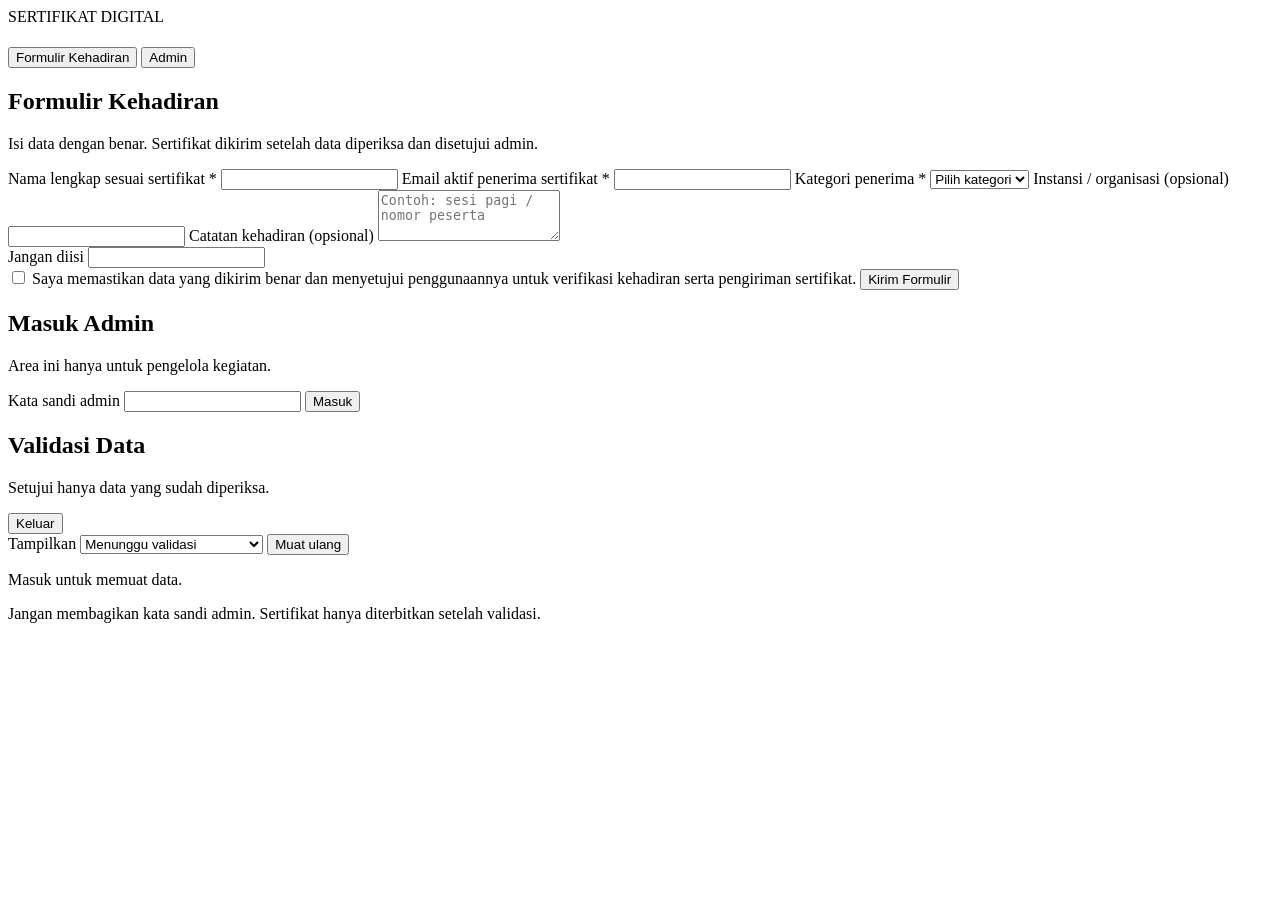
<file: Index.html>
<!DOCTYPE html>
<html>
<head>
  <base target="_top">
  <?!= include('Styles'); ?>
</head>
<body>
  <main class="shell">
    <header class="hero">
      <div class="eyebrow">SERTIFIKAT DIGITAL</div>
      <h1><?= appConfig.eventName ?></h1>
      <p><?= appConfig.eventDescription ?></p>
      <? if (appConfig.eventDate) { ?><p class="date"><?= appConfig.eventDate ?></p><? } ?>
    </header>

    <nav class="tabs" aria-label="Navigasi">
      <button class="tab active" id="publicTab" type="button" onclick="showView('public')">Formulir Kehadiran</button>
      <button class="tab" id="adminTab" type="button" onclick="showView('admin')">Admin</button>
    </nav>

    <section id="publicView" class="panel">
      <h2>Formulir Kehadiran</h2>
      <p class="muted">Isi data dengan benar. Sertifikat dikirim setelah data diperiksa dan disetujui admin.</p>
      <form id="attendanceForm">
        <label for="fullName">Nama lengkap sesuai sertifikat <span>*</span></label>
        <input id="fullName" name="fullName" required minlength="3" maxlength="120" autocomplete="name">

        <label for="email">Email aktif penerima sertifikat <span>*</span></label>
        <input id="email" name="email" type="email" required maxlength="254" autocomplete="email">

        <label for="category">Kategori penerima <span>*</span></label>
        <select id="category" name="category" required>
          <option value="">Pilih kategori</option>
          <option>Peserta</option>
          <option>Narasumber</option>
          <option>Panitia</option>
        </select>

        <label for="organization">Instansi / organisasi (opsional)</label>
        <input id="organization" name="organization" maxlength="160">

        <label for="attendanceNote">Catatan kehadiran (opsional)</label>
        <textarea id="attendanceNote" name="attendanceNote" rows="3" maxlength="500" placeholder="Contoh: sesi pagi / nomor peserta"></textarea>

        <div class="hp" aria-hidden="true">
          <label for="website">Jangan diisi</label>
          <input id="website" name="website" tabindex="-1" autocomplete="off">
        </div>

        <label class="consent"><input type="checkbox" id="confirmData" required> Saya memastikan data yang dikirim benar dan menyetujui penggunaannya untuk verifikasi kehadiran serta pengiriman sertifikat.</label>
        <button class="primary" id="submitBtn" type="submit">Kirim Formulir</button>
      </form>
      <div id="publicMessage" class="message" role="status" aria-live="polite"></div>
    </section>

    <section id="adminView" class="panel hidden">
      <div id="loginPanel">
        <h2>Masuk Admin</h2>
        <p class="muted">Area ini hanya untuk pengelola kegiatan.</p>
        <form id="loginForm">
          <label for="adminPassword">Kata sandi admin</label>
          <input id="adminPassword" type="password" required autocomplete="current-password">
          <button class="primary" type="submit">Masuk</button>
        </form>
      </div>

      <div id="dashboard" class="hidden">
        <div class="dashboardHead">
          <div><h2>Validasi Data</h2><p class="muted">Setujui hanya data yang sudah diperiksa.</p></div>
          <button class="secondary small" type="button" onclick="logoutAdmin()">Keluar</button>
        </div>
        <div class="toolbar">
          <label for="statusFilter">Tampilkan</label>
          <select id="statusFilter" onchange="loadSubmissions()">
            <option value="MENUNGGU VALIDASI">Menunggu validasi</option>
            <option value="GAGAL">Gagal dikirim</option>
            <option value="DISETUJUI">Disetujui / belum selesai</option>
            <option value="SEDANG DIPROSES">Sedang diproses / tertahan</option>
            <option value="TERKIRIM">Terkirim</option>
            <option value="DITOLAK">Ditolak</option>
            <option value="SEMUA">Semua data</option>
          </select>
          <button class="secondary small" type="button" onclick="loadSubmissions()">Muat ulang</button>
        </div>
        <div id="adminMessage" class="message" role="status" aria-live="polite"></div>
        <div id="submissionList" class="submissionList"><p class="muted">Masuk untuk memuat data.</p></div>
      </div>
    </section>

    <footer>Jangan membagikan kata sandi admin. Sertifikat hanya diterbitkan setelah validasi.</footer>
  </main>

  <script>
    let adminToken = '';

    function showView(view) {
      document.getElementById('publicView').classList.toggle('hidden', view !== 'public');
      document.getElementById('adminView').classList.toggle('hidden', view !== 'admin');
      document.getElementById('publicTab').classList.toggle('active', view === 'public');
      document.getElementById('adminTab').classList.toggle('active', view === 'admin');
    }

    function message(id, text, kind) {
      const el = document.getElementById(id);
      el.textContent = text || '';
      el.className = 'message' + (kind ? ' ' + kind : '');
    }

    function setBusy(buttonId, busy, label) {
      const btn = document.getElementById(buttonId);
      btn.disabled = busy;
      if (label) btn.textContent = label;
    }

    document.getElementById('attendanceForm').addEventListener('submit', function(ev) {
      ev.preventDefault();
      const form = ev.currentTarget;
      if (!form.reportValidity()) return;
      const data = {
        fullName: document.getElementById('fullName').value.trim(),
        email: document.getElementById('email').value.trim(),
        category: document.getElementById('category').value,
        organization: document.getElementById('organization').value.trim(),
        attendanceNote: document.getElementById('attendanceNote').value.trim(),
        website: document.getElementById('website').value
      };
      setBusy('submitBtn', true, 'Mengirim...');
      message('publicMessage', 'Sedang mengirim formulir...', '');
      google.script.run
        .withSuccessHandler(function(res) {
          setBusy('submitBtn', false, 'Kirim Formulir');
          message('publicMessage', res.message, res.ok ? 'success' : 'warning');
          if (res.ok) { form.reset(); }
        })
        .withFailureHandler(function(err) {
          setBusy('submitBtn', false, 'Kirim Formulir');
          message('publicMessage', err.message || 'Terjadi kesalahan. Coba lagi.', 'error');
        })
        .submitAttendance(data);
    });

    document.getElementById('loginForm').addEventListener('submit', function(ev) {
      ev.preventDefault();
      const password = document.getElementById('adminPassword').value;
      message('adminMessage', 'Memeriksa akses...', '');
      google.script.run
        .withSuccessHandler(function(res) {
          adminToken = res.token;
          document.getElementById('loginPanel').classList.add('hidden');
          document.getElementById('dashboard').classList.remove('hidden');
          document.getElementById('adminPassword').value = '';
          message('adminMessage', 'Berhasil masuk. Sesi berlaku hingga 6 jam atau cache berakhir.', 'success');
          loadSubmissions();
        })
        .withFailureHandler(function(err) {
          message('adminMessage', err.message || 'Gagal masuk.', 'error');
        })
        .adminLogin(password);
    });

    function loadSubmissions() {
      if (!adminToken) return;
      const filter = document.getElementById('statusFilter').value;
      const list = document.getElementById('submissionList');
      list.innerHTML = '<p class="muted">Memuat data...</p>';
      google.script.run
        .withSuccessHandler(renderSubmissions)
        .withFailureHandler(function(err) {
          list.textContent = err.message || 'Gagal memuat data.';
          if ((err.message || '').toLowerCase().includes('sesi')) logoutAdmin(false);
        })
        .getAdminSubmissions(adminToken, filter);
    }

    function renderSubmissions(items) {
      const list = document.getElementById('submissionList');
      list.innerHTML = '';
      if (!items.length) {
        const p = document.createElement('p'); p.className = 'muted'; p.textContent = 'Tidak ada data untuk filter ini.'; list.appendChild(p); return;
      }
      items.forEach(function(item) {
        const card = document.createElement('article'); card.className = 'submissionCard';
        const title = document.createElement('div'); title.className = 'cardTitle';
        const name = document.createElement('h3'); name.textContent = item.fullName;
        const badge = document.createElement('span'); badge.className = 'status'; badge.textContent = item.status;
        title.append(name, badge); card.appendChild(title);
        const details = document.createElement('div'); details.className = 'details';
        [
          ['Email', item.email], ['Kategori', item.category], ['Instansi', item.organization || '-'],
          ['Catatan', item.attendanceNote || '-'], ['Dikirim pada', item.timestamp ? new Date(item.timestamp).toLocaleString('id-ID') : '-'],
          ['Nomor sertifikat', item.certificateNo || '-'], ['Pesan terakhir', item.lastError || '-']
        ].forEach(function(pair) {
          const p = document.createElement('p');
          const strong = document.createElement('strong'); strong.textContent = pair[0] + ': ';
          p.append(strong, document.createTextNode(pair[1])); details.appendChild(p);
        });
        card.appendChild(details);
        const note = document.createElement('textarea'); note.rows = 2; note.maxLength = 500;
        note.placeholder = 'Catatan admin / alasan penolakan'; note.value = item.adminNote || '';
        note.setAttribute('aria-label', 'Catatan admin untuk ' + item.fullName); card.appendChild(note);
        const actions = document.createElement('div'); actions.className = 'actions';
        if (item.status === 'MENUNGGU VALIDASI') {
          actions.appendChild(actionButton('Setujui & kirim sertifikat', 'primary', function() {
            if (!confirm('Setujui data ' + item.fullName + ' dan kirim sertifikat ke ' + item.email + '?')) return;
            runAction('approve', item.id, note.value);
          }));
          actions.appendChild(actionButton('Tolak data', 'danger', function() {
            if (!note.value.trim()) { alert('Tuliskan alasan penolakan terlebih dahulu.'); return; }
            if (!confirm('Tolak data ' + item.fullName + '?')) return;
            runAction('reject', item.id, note.value);
          }));
        } else if (item.status === 'GAGAL' || item.status === 'DISETUJUI' || item.status === 'SEDANG DIPROSES') {
          actions.appendChild(actionButton('Coba kirim ulang', 'primary', function() {
            if (!confirm('Coba kirim ulang sertifikat ke ' + item.email + '?')) return;
            runAction('retry', item.id, '');
          }));
        }
        if (item.fileUrl) {
          const link = document.createElement('a'); link.className = 'fileLink';
          link.href = item.fileUrl; link.target = '_blank'; link.rel = 'noopener noreferrer';
          link.textContent = 'Buka PDF di Drive'; actions.appendChild(link);
        }
        card.appendChild(actions);
        list.appendChild(card);
      });
    }

    function actionButton(label, cls, callback) {
      const btn = document.createElement('button'); btn.type = 'button'; btn.className = cls + ' small';
      btn.textContent = label; btn.addEventListener('click', callback); return btn;
    }

    function runAction(action, id, note) {
      message('adminMessage', 'Memproses tindakan...', '');
      const runner = google.script.run
        .withSuccessHandler(function(res) {
          message('adminMessage', res.message || 'Selesai.', res.ok ? 'success' : 'warning');
          loadSubmissions();
        })
        .withFailureHandler(function(err) {
          message('adminMessage', err.message || 'Tindakan gagal.', 'error');
          loadSubmissions();
        });
      if (action === 'approve') runner.approveSubmission(adminToken, id, note);
      if (action === 'reject') runner.rejectSubmission(adminToken, id, note);
      if (action === 'retry') runner.retryFailedCertificate(adminToken, id);
    }

    function logoutAdmin(callServer) {
      const shouldCall = callServer !== false;
      const oldToken = adminToken;
      adminToken = '';
      if (shouldCall && oldToken) google.script.run.adminLogout(oldToken);
      document.getElementById('dashboard').classList.add('hidden');
      document.getElementById('loginPanel').classList.remove('hidden');
      document.getElementById('adminPassword').value = '';
      document.getElementById('submissionList').textContent = 'Masuk untuk memuat data.';
      message('adminMessage', 'Anda telah keluar.', '');
    }
  </script>
</body>
</html>
</file>
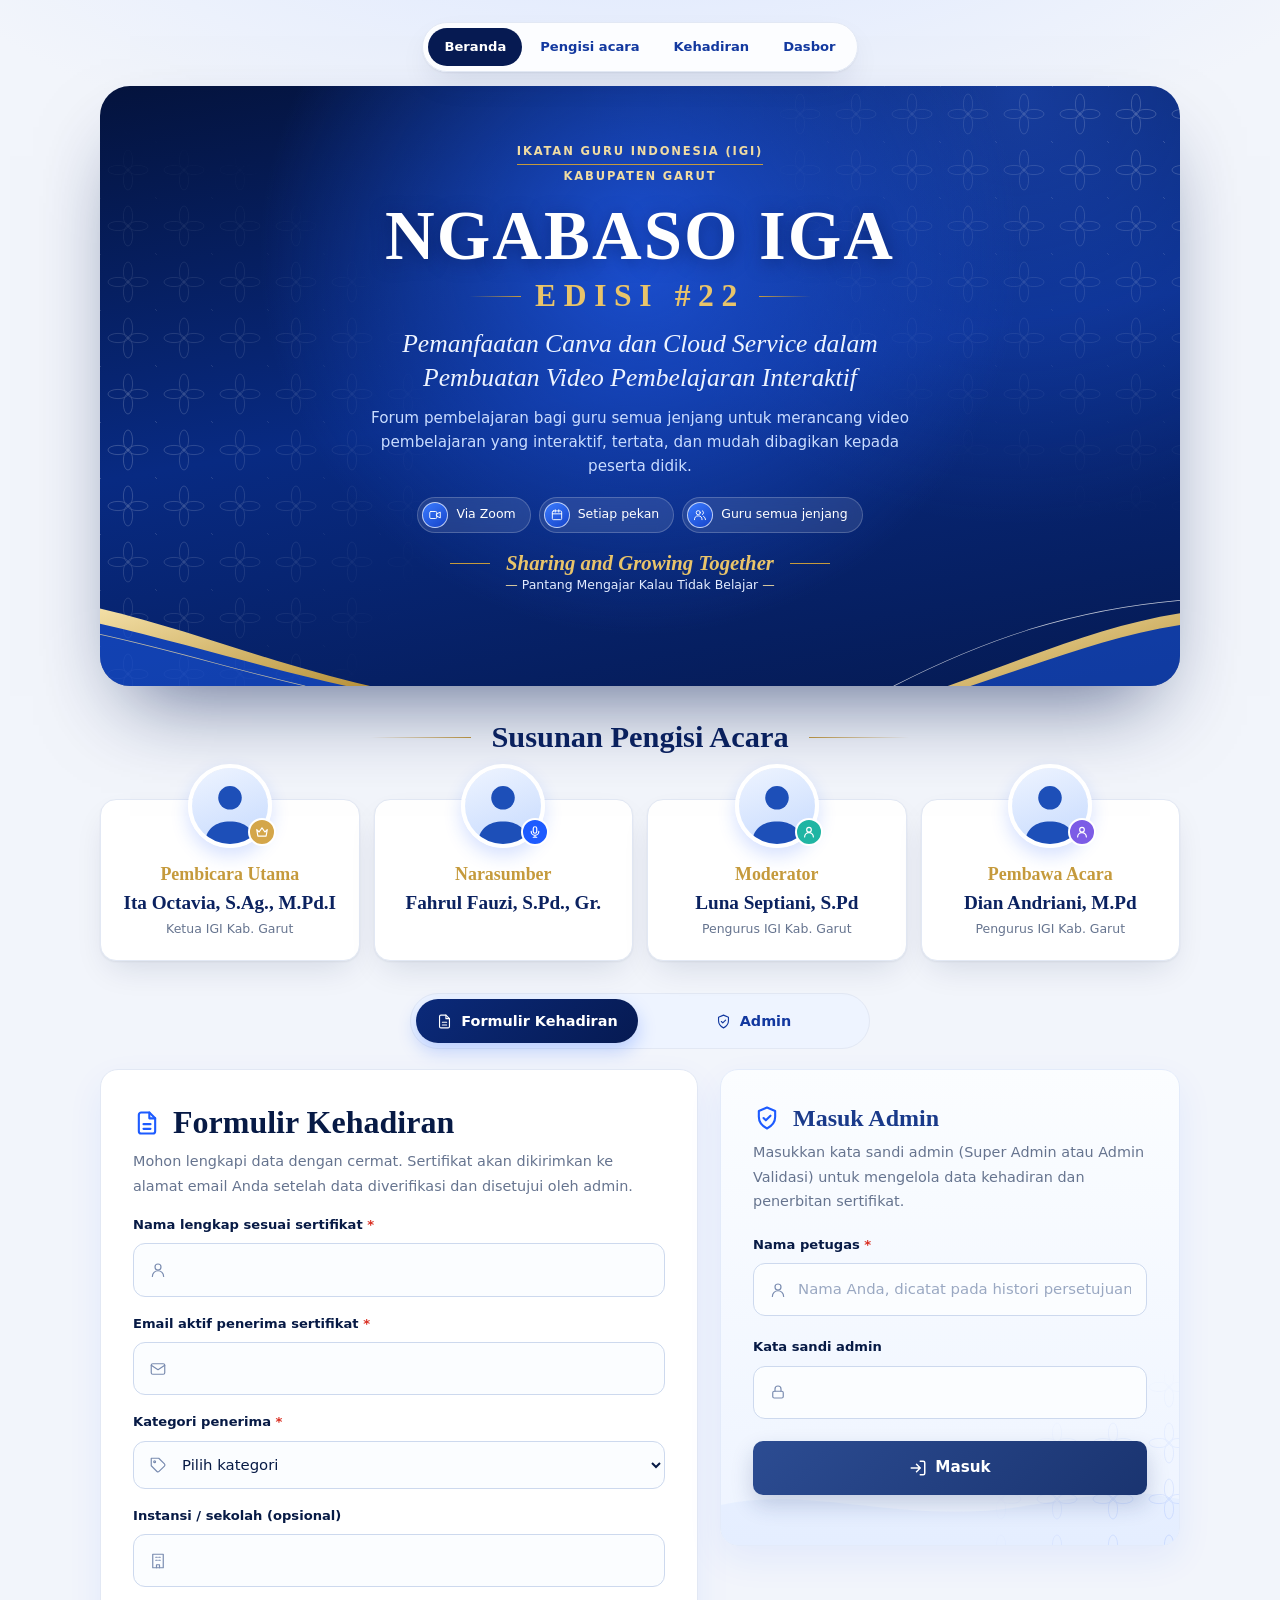
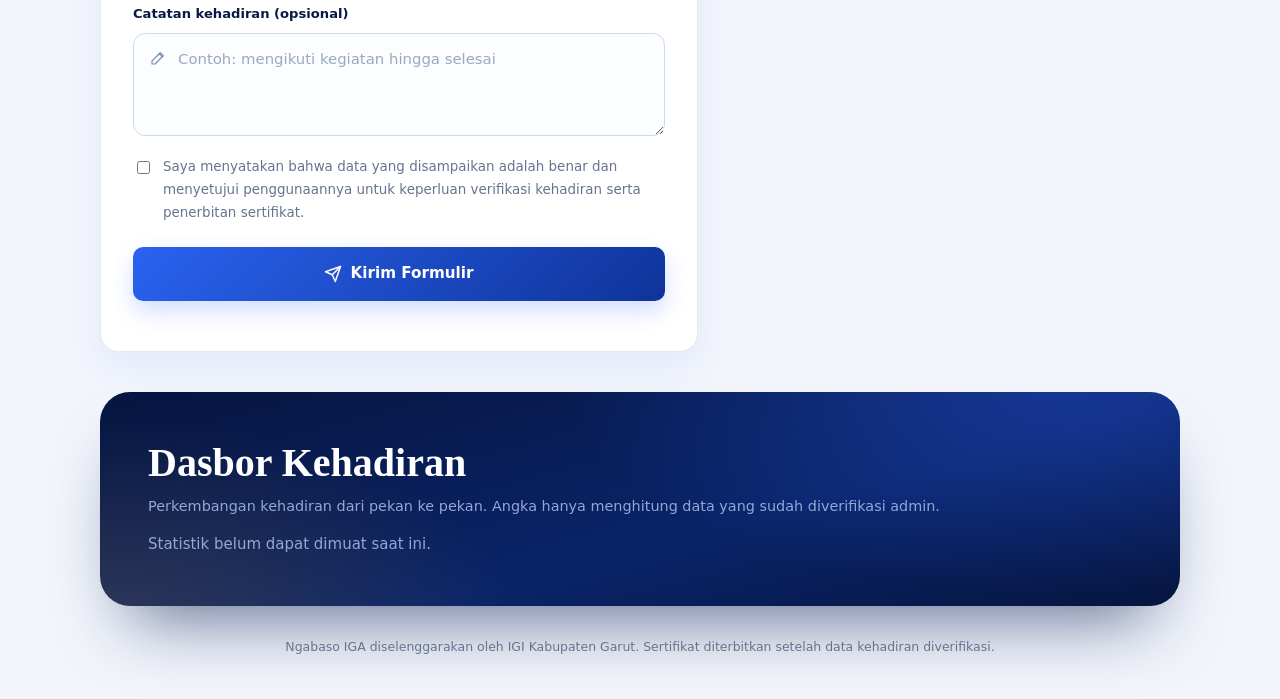
<file: index.html>
<!DOCTYPE html>
<html lang="id">
<head>
  <meta charset="utf-8">
  <meta name="viewport" content="width=device-width, initial-scale=1">
  <meta http-equiv="Content-Security-Policy" content="default-src 'none'; script-src 'self'; style-src 'self' https://fonts.googleapis.com; font-src https://fonts.gstatic.com; img-src 'self' data:; connect-src https://script.google.com https://*.googleusercontent.com; base-uri 'none'; form-action 'none'">
  <meta name="theme-color" content="#061a52">
  <meta name="description" content="Ngabaso IGA Edisi #22 - Pemanfaatan Canva dan Cloud Service dalam Pembuatan Video Pembelajaran Interaktif. IGI Kabupaten Garut.">
  <title>Ngabaso IGA Edisi #22 - Sertifikat Digital</title>
  <link rel="preconnect" href="https://fonts.googleapis.com">
  <link rel="preconnect" href="https://fonts.gstatic.com" crossorigin>
  <link rel="stylesheet" href="https://fonts.googleapis.com/css2?family=Cormorant+Garamond:ital,wght@0,500;0,600;0,700;1,500;1,600&family=Plus+Jakarta+Sans:wght@400;500;600;700&display=swap">
  <link rel="stylesheet" href="style.css">
  <link rel="stylesheet" href="theme.css">
</head>
<body>
  <main class="shell">
    <nav class="topnav" aria-label="Menu halaman"><a href="#beranda" class="on">Beranda</a><a href="#pengisi">Pengisi acara</a><a href="#formulir">Kehadiran</a><a href="#publicStats">Dasbor</a></nav>

    <header class="hero" id="beranda">
      <p class="org" id="orgName">Ikatan Guru Indonesia (IGI) Kabupaten Garut</p>
      <h1 id="eventName">NGABASO IGA EDISI #22</h1>
      <p class="theme" id="eventTheme">Pemanfaatan Canva dan Cloud Service dalam Pembuatan Video Pembelajaran Interaktif</p>
      <p class="date hidden" id="eventDate"></p>
      <p class="lead" id="eventDesc">Forum pembelajaran bagi guru semua jenjang untuk merancang video pembelajaran yang interaktif, tertata, dan mudah dibagikan kepada peserta didik.</p>
      <ul class="chips" aria-label="Informasi kegiatan">
        <li><span class="ci"><svg class="ic" viewBox="0 0 24 24" aria-hidden="true"><rect x="3" y="6" width="12" height="12" rx="2"/><path d="M15 10l6-3v10l-6-3z"/></svg></span>Via Zoom</li>
        <li><span class="ci"><svg class="ic" viewBox="0 0 24 24" aria-hidden="true"><rect x="4" y="5" width="16" height="15" rx="2"/><path d="M4 10h16M9 3v4M15 3v4"/></svg></span>Setiap pekan</li>
        <li><span class="ci"><svg class="ic" viewBox="0 0 24 24" aria-hidden="true"><circle cx="9" cy="8" r="3.5"/><path d="M2.5 20a6.5 6.5 0 0 1 13 0"/><path d="M16 4.8a3.5 3.5 0 0 1 0 6.4M18 14.2a6.5 6.5 0 0 1 3.5 5.8"/></svg></span>Guru semua jenjang</li>
      </ul>
      <p class="tagline"><span>Sharing and Growing Together</span><span>Pantang Mengajar Kalau Tidak Belajar</span></p>
      <div class="heroStats" id="heroStats" aria-label="Ringkasan kehadiran"></div>
    </header>

    <section class="lineup" id="pengisi" aria-labelledby="lineupTitle">
      <h2 id="lineupTitle">Susunan Pengisi Acara</h2>
      <dl class="people" id="peopleList">
        <div><span class="avatar" data-icon="1" aria-hidden="true"><svg class="sil" viewBox="0 0 84 84" aria-hidden="true"><circle cx="42" cy="33" r="13" fill="#1d4fb8"/><path d="M14 84c1-17 12-25 28-25s27 8 28 25z" fill="#1d4fb8"/></svg><i class="badge b-keynote"><svg class="ic" viewBox="0 0 24 24" aria-hidden="true"><path d="M3 8l4 4 5-7 5 7 4-4-2 11H5z"/></svg></i></span><dt>Pembicara Utama</dt><dd>Ita Octavia, S.Ag., M.Pd.I<small>Ketua IGI Kab. Garut</small></dd></div>
        <div><span class="avatar" data-icon="1" aria-hidden="true"><svg class="sil" viewBox="0 0 84 84" aria-hidden="true"><circle cx="42" cy="33" r="13" fill="#1d4fb8"/><path d="M14 84c1-17 12-25 28-25s27 8 28 25z" fill="#1d4fb8"/></svg><i class="badge b-narasumber"><svg class="ic" viewBox="0 0 24 24" aria-hidden="true"><rect x="9" y="3" width="6" height="11" rx="3"/><path d="M5.5 11a6.5 6.5 0 0 0 13 0M12 17.5V21M9 21h6"/></svg></i></span><dt>Narasumber</dt><dd>Fahrul Fauzi, S.Pd., Gr.</dd></div>
        <div><span class="avatar" data-icon="1" aria-hidden="true"><svg class="sil" viewBox="0 0 84 84" aria-hidden="true"><circle cx="42" cy="33" r="13" fill="#1d4fb8"/><path d="M14 84c1-17 12-25 28-25s27 8 28 25z" fill="#1d4fb8"/></svg><i class="badge b-moderator"><svg class="ic" viewBox="0 0 24 24" aria-hidden="true"><circle cx="12" cy="8" r="4"/><path d="M4.5 20.5a7.5 7.5 0 0 1 15 0"/></svg></i></span><dt>Moderator</dt><dd>Luna Septiani, S.Pd<small>Pengurus IGI Kab. Garut</small></dd></div>
        <div><span class="avatar" data-icon="1" aria-hidden="true"><svg class="sil" viewBox="0 0 84 84" aria-hidden="true"><circle cx="42" cy="33" r="13" fill="#1d4fb8"/><path d="M14 84c1-17 12-25 28-25s27 8 28 25z" fill="#1d4fb8"/></svg><i class="badge b-mc"><svg class="ic" viewBox="0 0 24 24" aria-hidden="true"><circle cx="12" cy="8" r="4"/><path d="M4.5 20.5a7.5 7.5 0 0 1 15 0"/></svg></i></span><dt>Pembawa Acara</dt><dd>Dian Andriani, M.Pd<small>Pengurus IGI Kab. Garut</small></dd></div>
      </dl>
    </section>

    <nav class="tabs" aria-label="Navigasi">
      <button class="tab active" id="publicTab" type="button"><svg class="ic" viewBox="0 0 24 24" aria-hidden="true"><path d="M14 3H7a2 2 0 0 0-2 2v14a2 2 0 0 0 2 2h10a2 2 0 0 0 2-2V8z"/><path d="M14 3v5h5M9 13h6M9 17h6"/></svg>Formulir Kehadiran</button>
      <button class="tab" id="adminTab" type="button"><svg class="ic" viewBox="0 0 24 24" aria-hidden="true"><path d="M12 3l7 3v5c0 5-3 8-7 10-4-2-7-5-7-10V6z"/><path d="M9 12l2 2 4-4"/></svg>Admin</button>
    </nav>

    <div class="workspace" id="formulir">
    <section id="publicView" class="panel">
      <h2>Formulir Kehadiran</h2>
      <p class="muted">Mohon lengkapi data dengan cermat. Sertifikat akan dikirimkan ke alamat email Anda setelah data diverifikasi dan disetujui oleh admin.</p>
      <form id="attendanceForm">
        <label for="fullName">Nama lengkap sesuai sertifikat <span>*</span></label>
        <input id="fullName" name="fullName" required minlength="3" maxlength="120" autocomplete="name">

        <label for="email">Email aktif penerima sertifikat <span>*</span></label>
        <input id="email" name="email" type="email" required maxlength="254" autocomplete="email">

        <label for="category">Kategori penerima <span>*</span></label>
        <select id="category" name="category" required>
          <option value="">Pilih kategori</option>
          <option>Peserta</option>
          <option>Narasumber</option>
          <option>Panitia</option>
        </select>

        <label for="organization">Instansi / sekolah (opsional)</label>
        <input id="organization" name="organization" maxlength="160">

        <label for="attendanceNote">Catatan kehadiran (opsional)</label>
        <textarea id="attendanceNote" name="attendanceNote" rows="3" maxlength="500" placeholder="Contoh: mengikuti kegiatan hingga selesai"></textarea>

        <div class="hp" aria-hidden="true">
          <label for="website">Jangan diisi</label>
          <input id="website" name="website" tabindex="-1" autocomplete="off">
        </div>

        <label class="consent"><input type="checkbox" id="confirmData" required> Saya menyatakan bahwa data yang disampaikan adalah benar dan menyetujui penggunaannya untuk keperluan verifikasi kehadiran serta penerbitan sertifikat.</label>
        <button class="primary" id="submitBtn" type="submit">Kirim Formulir</button>
      </form>
      <div id="publicMessage" class="message" role="status" aria-live="polite"></div>
    </section>

    <section id="adminView" class="panel hidden">
      <div id="loginPanel">
        <h2>Masuk Admin</h2>
        <p class="muted">Masukkan kata sandi admin (Super Admin atau Admin Validasi) untuk mengelola data kehadiran dan penerbitan sertifikat.</p>
        <form id="loginForm">
          <label for="adminName">Nama petugas <span>*</span></label>
          <input id="adminName" required maxlength="60" autocomplete="name" placeholder="Nama Anda, dicatat pada histori persetujuan">
          <label for="adminPassword">Kata sandi admin</label>
          <input id="adminPassword" type="password" required autocomplete="current-password">
          <button class="primary" id="loginBtn" type="submit">Masuk</button>
        </form>
        <div id="loginMessage" class="message" role="status" aria-live="polite"></div>
      </div>

      <div id="dashboard" class="hidden">
        <div class="dashboardHead">
          <div><h2>Panel Admin</h2><p class="muted" id="dashDesc">Verifikasi data kehadiran dan kelola informasi kegiatan.</p></div>
          <button class="secondary small" id="logoutBtn" type="button">Keluar</button>
        </div>
        <div class="subtabs" id="subtabs">
          <button class="subtab active" id="validationTab" type="button">Validasi Data</button>
          <button class="subtab" id="statsTab" type="button">Rekapitulasi</button>
          <button class="subtab" id="historyTab" type="button">Histori Persetujuan</button>
          <button class="subtab" id="settingsTab" type="button">Pengaturan Acara</button>
        </div>
        <div id="adminMessage" class="message" role="status" aria-live="polite"></div>

        <div id="validationPanel">
          <div class="toolbar">
            <label for="statusFilter">Tampilkan</label>
            <select id="statusFilter">
              <option value="MENUNGGU VALIDASI">Menunggu validasi</option>
              <option value="GAGAL">Gagal dikirim</option>
              <option value="DISETUJUI">Disetujui (belum selesai)</option>
              <option value="SEDANG DIPROSES">Sedang diproses (tertahan)</option>
              <option value="TERTAHAN">Diproses / tertahan (gabungan)</option>
              <option value="TERKIRIM">Terkirim</option>
              <option value="DITOLAK">Ditolak</option>
              <option value="SEMUA">Semua data</option>
            </select>
            <button class="secondary small" id="reloadBtn" type="button">Muat ulang</button>
          </div>
          <div id="submissionList" class="submissionList"><p class="muted">Silakan masuk untuk memuat data.</p></div>
        </div>

        <div id="statsPanel" class="hidden">
          <div class="toolbar"><button class="secondary small" id="reloadStatsBtn" type="button">Muat ulang</button></div>
          <div id="adminStats" class="stats"></div>
        </div>

        <div id="historyPanel" class="hidden">
          <div class="toolbar"><button class="secondary small" id="reloadHistoryBtn" type="button">Muat ulang</button></div>
          <div id="adminHistory"></div>
        </div>

        <form id="settingsPanel" class="hidden" novalidate>
          <fieldset>
            <legend>Informasi acara</legend>
            <label for="s_orgName">Nama organisasi</label>
            <input id="s_orgName" maxlength="160">
            <label for="s_eventName">Judul kegiatan <span>*</span> (tulis edisi di akhir, contoh: NGABASO IGA EDISI #22)</label>
            <input id="s_eventName" maxlength="120">
            <label for="s_eventKind">Jenis kegiatan (dicetak pada sertifikat)</label>
            <input id="s_eventKind" maxlength="40" placeholder="Contoh: Webinar atau Pelatihan">
            <label for="s_eventTheme">Tema (ditampilkan pada halaman utama dan sertifikat)</label>
            <input id="s_eventTheme" maxlength="200">
            <label for="s_eventDate">Tanggal pelaksanaan (dipakai pada sertifikat)</label>
            <input id="s_eventDate" maxlength="120" placeholder="Contoh: 11 Oktober 2026">
            <label for="s_eventDescription">Deskripsi singkat (ditampilkan pada halaman utama)</label>
            <textarea id="s_eventDescription" rows="3" maxlength="600"></textarea>
          </fieldset>
          <fieldset>
            <legend>Pembicara dan petugas</legend>
            <p class="muted">Daftar ini tampil pada bagian "Susunan Pengisi Acara" di halaman utama. Ubah, tambah, atau hapus sesuai kebutuhan. Jika seluruh daftar dikosongkan, tampilan bawaan akan dipakai kembali.</p>
            <div id="peopleEditor"></div>
          </fieldset>
          <fieldset>
            <legend>Sertifikat</legend>
            <label for="s_certificateNoMode">Cara penomoran sertifikat</label>
            <select id="s_certificateNoMode">
              <option value="auto">Otomatis (dibuat sistem)</option>
              <option value="manual">Manual (diketik admin saat menyetujui)</option>
            </select>
            <p class="muted assetNote">Otomatis: nomor dibuat sistem. Manual: saat menekan "Setujui &amp; kirim", admin mengetik sendiri nomor sertifikatnya. Nomor yang sama tidak dapat dipakai dua kali.</p>
            <label for="s_certificateCode">Kode nomor sertifikat (untuk mode otomatis)</label>
            <input id="s_certificateCode" maxlength="40" placeholder="IGI-GARUT">
            <p class="muted assetNote hidden" id="certCodeWarn" role="status"></p>
            <p class="muted assetNote">Nomor tercetak: urutan/KODE/bulan romawi/tahun, misalnya 001/IGI-GARUT/X/2026.</p>
            <label for="s_eventDuration">Durasi kegiatan (JP)</label>
            <input id="s_eventDuration" maxlength="20" inputmode="numeric" placeholder="Contoh: 2">
            <label for="s_certificatePlace">Kota penerbitan sertifikat</label>
            <input id="s_certificatePlace" maxlength="60" placeholder="Garut">
            <label for="s_certificateDate">Tanggal penerbitan (kosongkan = tanggal persetujuan)</label>
            <input id="s_certificateDate" maxlength="60" placeholder="Contoh: 11 Oktober 2026">
            <label for="s_signerName">Nama penandatangan</label>
            <input id="s_signerName" maxlength="120">
            <label for="s_signerTitle">Jabatan penandatangan</label>
            <input id="s_signerTitle" maxlength="120">
            <label for="s_signerNta">NTA (Nomor Tanda Anggota) penandatangan</label>
            <input id="s_signerNta" maxlength="40" placeholder="Contoh: 1234567890 (dicetak di bawah nama)">
            <p class="muted assetNote">Unggah tanda tangan dan stempel sebagai satu berkas PNG transparan (tanda tangan di atas stempel). Latar sertifikat dapat diganti dengan gambar A4 landscape; area tengah sebaiknya cukup lapang untuk teks. Gambar tersimpan otomatis setelah dipilih.</p>
            <div id="assetEditor" class="assets"></div>
          </fieldset>
          <fieldset>
            <legend>Redaksi sertifikat dan email</legend>
            <p class="muted">Ubah kalimat yang tercetak pada sertifikat dan yang dikirim lewat email. Gunakan kode dalam kurung kurawal agar data terisi otomatis. Tanda [ ] membuat bagian di dalamnya hanya tampil bila datanya terisi. Kolom yang dikosongkan akan kembali ke redaksi bawaan.</p>
            <p class="muted placeholderHelp" id="placeholderHelp"></p>
            <div id="wordingEditor"></div>
            <div class="wordingTools"><button class="secondary small" id="wordingResetBtn" type="button">Kembalikan redaksi ke bawaan</button></div>
            <h4 class="previewHead">Pratinjau redaksi</h4>
            <div class="previewBar">
              <label for="previewCategory">Kategori contoh</label>
              <select id="previewCategory"><option>Peserta</option><option>Narasumber</option><option>Panitia</option></select>
            </div>
            <div class="wordingPreview" id="wordingPreview" aria-live="polite"></div>
            <p class="muted assetNote">Pratinjau memakai data contoh dan isian di atas. Tampilan akhir sertifikat (PDF) dapat dicek lewat fungsi testCertificatePreview di Apps Script.</p>
          </fieldset>
          <button class="primary" id="saveSettingsBtn" type="submit">Simpan pengaturan</button>
        </form>
      </div>
    </section>
    </div>

    <section id="publicStats" class="panel statsPublic" aria-labelledby="publicStatsTitle">
      <h2 id="publicStatsTitle">Dasbor Kehadiran</h2>
      <p class="muted">Perkembangan kehadiran dari pekan ke pekan. Angka hanya menghitung data yang sudah diverifikasi admin.</p>
      <div id="publicStatsBody" class="stats"><p class="muted">Memuat statistik...</p></div>
    </section>

    <footer>Ngabaso IGA diselenggarakan oleh IGI Kabupaten Garut. Sertifikat diterbitkan setelah data kehadiran diverifikasi.</footer>
  </main>

  <script src="app.js" defer></script>
  <script src="icons.js" defer></script>
</body>
</html>
</file>
<file: style.css>
/* Ngabaso IGA - biru tua, batik, aksen emas. Cormorant Garamond untuk judul, Inter untuk teks.
   Font dimuat dari Google Fonts (diizinkan di CSP). */
:root {
  --ink:#0a1f4d; --body:#2b3a5c; --muted:#66748f; --line:#e1e8f5; --line-strong:#cdd9ee;
  --blue:#1d5bff; --blue-dark:#0b3fc7; --navy:#061a52; --sky:#eef4ff;
  --bg:#f5f8ff; --white:#fff; --gold:#b8923a; --gold-soft:#ecd9a3;
  --serif:"Cormorant Garamond", Georgia, "Times New Roman", serif;
  --display:"Cormorant Garamond", Georgia, serif; --script:"Cormorant Garamond", Georgia, serif;
  --sans:Inter, -apple-system, "Segoe UI", Roboto, Arial, sans-serif;
}
* { box-sizing:border-box; }
html { scroll-behavior:smooth; -webkit-text-size-adjust:100%; }
body { margin:0; background:var(--bg); color:var(--body); font:15px/1.7 var(--sans); -webkit-font-smoothing:antialiased; }
.shell { position:relative; width:min(940px, 100%); margin:0 auto; padding:22px 20px 8px; }

/* ===== Hero ===== */
.hero { position:relative; overflow:hidden; color:var(--white); border-radius:22px; padding:34px 36px 66px; text-align:center;
  background:radial-gradient(circle at 50% 28%, #1b4fd0 0, transparent 55%), radial-gradient(circle at 85% 0%, #2f6bff66 0, transparent 40%), linear-gradient(170deg,#04133d 0%,#082a82 50%,#051a52 100%);
  box-shadow:0 26px 54px #061a5240; animation:rise .7s ease-out both; }
.hero::before { content:""; position:absolute; inset:0; opacity:.26; pointer-events:none; background-image:url("data:image/svg+xml,%3Csvg xmlns='http://www.w3.org/2000/svg' width='56' height='56' fill='none' stroke='white' stroke-width='.8'%3E%3Cellipse cx='18' cy='28' rx='10' ry='4.6'/%3E%3Cellipse cx='38' cy='28' rx='10' ry='4.6'/%3E%3Cellipse cx='28' cy='18' rx='4.6' ry='10'/%3E%3Cellipse cx='28' cy='38' rx='4.6' ry='10'/%3E%3Ccircle cx='28' cy='28' r='1.3' fill='white' stroke='none'/%3E%3Ccircle cx='0' cy='0' r='1' fill='white' stroke='none'/%3E%3Ccircle cx='56' cy='56' r='1' fill='white' stroke='none'/%3E%3C/svg%3E"); background-size:56px 56px;
  -webkit-mask-image:radial-gradient(circle at 100% 0,#000 0,transparent 36%),radial-gradient(circle at 0 62%,#000 0,transparent 30%);
  mask-image:radial-gradient(circle at 100% 0,#000 0,transparent 36%),radial-gradient(circle at 0 62%,#000 0,transparent 30%); }
.hero::after { content:""; position:absolute; left:0; right:0; bottom:0; height:88px; pointer-events:none; background:url("data:image/svg+xml,%3Csvg xmlns='http://www.w3.org/2000/svg' viewBox='0 0 1000 150' preserveAspectRatio='none'%3E%3Cdefs%3E%3ClinearGradient id='g' x1='0' y1='0' x2='1' y2='1'%3E%3Cstop offset='0' stop-color='%23f3dfa6'/%3E%3Cstop offset='1' stop-color='%23b8923a'/%3E%3C/linearGradient%3E%3C/defs%3E%3Cpath d='M0 38C80 70 150 120 235 150H0z' fill='%231a56e0' opacity='.6'/%3E%3Cpath d='M0 18C85 55 160 112 250 150L228 150C150 118 80 78 0 44z' fill='url(%23g)'/%3E%3Cpath d='M0 62C70 90 130 125 190 150' fill='none' stroke='%23ecd9a3' stroke-width='1.2' opacity='.8'/%3E%3Cpath d='M1000 40C930 62 870 105 800 150H1000z' fill='%231a56e0' opacity='.55'/%3E%3Cpath d='M1000 26C925 48 862 100 785 150L806 150C876 108 932 66 1000 46z' fill='url(%23g)'/%3E%3Cpath d='M1000 4C900 20 820 70 735 150' fill='none' stroke='white' stroke-width='1' opacity='.75'/%3E%3C/svg%3E") center bottom / 100% 100% no-repeat; }
.hero > * { position:relative; z-index:1; }
.org { display:block; max-width:100%; margin:0 auto 14px; font-size:.72rem; font-weight:600; letter-spacing:.16em; text-transform:uppercase; line-height:1.65; color:var(--gold-soft); }
.org .o1, .org .o2 { display:block; }
.org .o1 { width:fit-content; max-width:100%; margin:0 auto 2px; padding-bottom:3px; border-bottom:1px solid var(--gold); }
.hero h1 { margin:0; font:700 clamp(1.9rem,6.4vw,3.3rem)/1.06 var(--display); letter-spacing:.03em; color:var(--white); text-shadow:0 3px 18px #00114a80; }
.hero h1 .t1 { display:block; }
.hero h1 .ed { display:flex; align-items:center; justify-content:center; gap:14px; margin-top:6px; font-weight:600; font-size:.46em; letter-spacing:.24em; color:#e9c46a; text-shadow:none; }
.hero h1 .ed::before, .hero h1 .ed::after { content:""; flex:none; width:clamp(22px,7vw,52px); height:1px; background:linear-gradient(90deg,transparent,var(--gold)); }
.hero h1 .ed::after { background:linear-gradient(90deg,var(--gold),transparent); }
.theme { margin:14px auto 0; max-width:30em; font:italic 500 clamp(1.05rem,2.6vw,1.35rem)/1.35 var(--serif); color:#eef4ff; text-wrap:balance; }
.date { margin:8px 0 0; font-weight:500; font-size:.85rem; color:var(--gold-soft); }
.lead { margin:10px auto 0; max-width:38em; font-size:.84rem; line-height:1.6; color:#c9dcff; text-wrap:pretty; }
.chips { display:flex; flex-wrap:wrap; justify-content:center; gap:8px; list-style:none; padding:0; margin:18px 0 0; }
.chips li { display:inline-flex; align-items:center; gap:8px; padding:4px 14px 4px 4px; border-radius:999px; background:#ffffff1a; border:1px solid #ffffff33; font-size:.78rem; font-weight:500; line-height:1.2; }
.ci { display:grid; place-items:center; width:26px; height:26px; border-radius:50%; background:linear-gradient(145deg,#3b7bff,#1544c9); color:#fff; border:1.5px solid #ffffffb3; }
.ci .ic { width:14px; height:14px; }
.tagline { display:flex; flex-direction:column; align-items:center; gap:0; margin:18px 0 0; }
.tagline span:first-child { display:flex; align-items:center; gap:16px; font:italic 600 1.3rem/1.2 var(--script); color:#e9c46a; }
.tagline span:first-child::before, .tagline span:first-child::after { content:""; width:40px; height:1px; background:var(--gold); }
.tagline span + span { font:400 .78rem/1.5 var(--sans); color:#e3ecff; }
.tagline span + span::before { content:"\2014  "; color:var(--gold-soft); }
.tagline span + span::after { content:"  \2014"; color:var(--gold-soft); }

/* ===== Pembicara dan petugas ===== */
.lineup { margin:34px 0 6px; text-align:center; }
.lineup h2 { display:flex; align-items:center; justify-content:center; gap:20px; margin:0; font:700 1.9rem/1.15 var(--serif); color:#0b2260; }
.lineup h2::before, .lineup h2::after { content:""; flex:0 1 100px; height:1px; background:linear-gradient(90deg,transparent,var(--gold)); }
.lineup h2::after { background:linear-gradient(90deg,var(--gold),transparent); }
.people { display:grid; grid-template-columns:repeat(4,minmax(0,1fr)); gap:14px; margin:44px 0 0; padding:0; text-align:center; }
.people > div { display:flex; flex-direction:column; align-items:center; padding:0 12px 24px; background:#f6f9ff; border:1px solid #e3ebfa; border-radius:16px; }
.avatar { position:relative; display:block; flex:none; width:84px; height:84px; margin-top:-36px; border-radius:50%; border:4px solid var(--white); box-shadow:0 8px 18px #1d5bff2e; font-size:0; }
.avatar .sil { display:block; width:100%; height:100%; border-radius:50%; background:linear-gradient(160deg,#eef4ff,#c6dafe); }
.badge { position:absolute; right:-8px; bottom:-2px; display:grid; place-items:center; width:28px; height:28px; border-radius:50%; border:2px solid var(--white); color:#fff; background:var(--blue); }
.badge .ic { width:14px; height:14px; stroke-width:2; }
.b-keynote { background:#d4a64a; } .b-narasumber { background:#1d5bff; } .b-moderator { background:#1fb5a3; } .b-mc { background:#7c5ce6; }
.people dt { margin:16px 0 0; font:700 1.12rem var(--serif); color:var(--gold); }
.people dd { margin:6px 0 0; font:700 1.2rem/1.3 var(--serif); color:#0b2260; overflow-wrap:anywhere; }
.people small { display:block; margin-top:5px; font:400 .78rem var(--sans); color:var(--muted); }

/* ===== Tab (pil) ===== */
.tabs { display:flex; gap:4px; width:min(460px,100%); margin:32px auto 20px; padding:5px; background:#eef4ff; border:1px solid var(--line); border-radius:999px; }
.tab { flex:1; display:inline-flex; align-items:center; justify-content:center; gap:8px; height:44px; padding:0 14px; border:0; border-radius:999px; background:transparent; color:var(--blue-dark); font-weight:600; font-size:.9rem; cursor:pointer; transition:background .2s, color .2s, box-shadow .2s; }
.tab:hover { background:#e0eaff; }
.tab.active { background:linear-gradient(135deg,var(--blue),var(--blue-dark)); color:#fff; box-shadow:0 8px 18px #1d5bff40; }
.tab .ic { width:17px; height:17px; }
.ic { width:18px; height:18px; fill:none; stroke:currentColor; stroke-width:1.6; stroke-linecap:round; stroke-linejoin:round; }

/* ===== Panel ===== */
.panel { max-width:700px; margin:0 auto; background:var(--white); border:1px solid var(--line); border-radius:20px; padding:38px 40px; box-shadow:0 18px 44px #1d5bff14; }
#adminView { max-width:none; }
.panel h2 { display:flex; align-items:center; gap:12px; margin:0 0 8px; font:700 2rem/1.15 var(--serif); color:var(--ink); }
#publicView > h2::before, #loginPanel > h2::before { content:""; flex:none; width:28px; height:28px; background:no-repeat center / contain; }
#publicView > h2::before { background-image:url("data:image/svg+xml,%3Csvg xmlns='http://www.w3.org/2000/svg' viewBox='0 0 24 24' fill='none' stroke='%231d5bff' stroke-width='1.8' stroke-linecap='round' stroke-linejoin='round'%3E%3Cpath d='M14 3H7a2 2 0 0 0-2 2v14a2 2 0 0 0 2 2h10a2 2 0 0 0 2-2V8z'/%3E%3Cpath d='M14 3v5h5M9 13h6M9 17h6'/%3E%3C/svg%3E"); }
#loginPanel > h2::before { background-image:url("data:image/svg+xml,%3Csvg xmlns='http://www.w3.org/2000/svg' viewBox='0 0 24 24' fill='none' stroke='%231d5bff' stroke-width='1.8' stroke-linecap='round' stroke-linejoin='round'%3E%3Cpath d='M12 3l7 3v5c0 5-3 8-7 10-4-2-7-5-7-10V6z'/%3E%3Cpath d='M9 12l2 2 4-4'/%3E%3C/svg%3E"); }
.panel > h2 + .muted, #loginPanel .muted, .dashboardHead .muted { font-size:.9rem; }
.muted { color:var(--muted); margin:0; }
#attendanceForm, #loginForm { margin:8px 0 0; }

/* ===== Susunan dua panel (desktop): formulir kiri, login admin kanan =====
   Hanya CSS. Selama admin belum masuk, kedua panel tampil berdampingan walau app.js
   memberi class "hidden" pada salah satunya. Setelah masuk, panel admin tampil penuh seperti semula.
   Di layar sempit atau browser tanpa :has(), perilaku tab asli (satu panel per tab) tetap berlaku. */
#adminView { position:relative; overflow:hidden; }
@media (min-width:900px) {
  @supports selector(:has(*)) {
    .workspace { display:grid; grid-template-columns:minmax(0,1.3fr) minmax(0,1fr); gap:22px; align-items:start; }
    .workspace .panel { max-width:none; margin:0; padding:34px 32px; }
    .workspace:has(#dashboard.hidden) #publicView.hidden,
    .workspace:has(#dashboard.hidden) #adminView.hidden { display:block !important; }
    .workspace:has(#dashboard:not(.hidden)) { grid-template-columns:minmax(0,1fr); }
    .workspace:has(#dashboard:not(.hidden)) #publicView { max-width:700px; margin:0 auto; }
    .workspace:has(#dashboard.hidden) #adminView { min-height:400px; }
    .workspace:has(#dashboard.hidden) #adminView::after { content:""; position:absolute; right:-24px; bottom:-24px; width:230px; height:210px; pointer-events:none; opacity:.13;
      background:url("data:image/svg+xml,%3Csvg xmlns='http://www.w3.org/2000/svg' width='56' height='56' fill='none' stroke='%231d5bff' stroke-width='1'%3E%3Cellipse cx='18' cy='28' rx='10' ry='4.6'/%3E%3Cellipse cx='38' cy='28' rx='10' ry='4.6'/%3E%3Cellipse cx='28' cy='18' rx='4.6' ry='10'/%3E%3Cellipse cx='28' cy='38' rx='4.6' ry='10'/%3E%3C/svg%3E"); background-size:56px 56px;
      -webkit-mask-image:radial-gradient(circle at 80% 85%,#000 0,transparent 68%); mask-image:radial-gradient(circle at 80% 85%,#000 0,transparent 68%); }
    .workspace:has(#dashboard.hidden) #loginPanel { position:relative; z-index:1; }
  }
}

/* ===== Formulir ===== */
label { display:block; margin:20px 0 7px; font-weight:600; font-size:.82rem; color:var(--ink); }
label span { color:#d92d20; }
input:not([type=checkbox]), select, textarea { display:block; width:100%; padding:13px 15px; border:1px solid var(--line-strong); border-radius:10px; font:inherit; font-size:.93rem; color:var(--ink); background-color:#fbfdff; transition:border-color .2s, box-shadow .2s; }
#fullName, #email, #category, #organization, #adminPassword { padding-left:44px; background-repeat:no-repeat; background-position:15px center; background-size:18px; }
#attendanceNote { padding-left:44px; background-repeat:no-repeat; background-position:15px 15px; background-size:18px; }
#fullName { background-image:url("data:image/svg+xml,%3Csvg xmlns='http://www.w3.org/2000/svg' viewBox='0 0 24 24' fill='none' stroke='%237a8cb0' stroke-width='1.6' stroke-linecap='round' stroke-linejoin='round'%3E%3Ccircle cx='12' cy='8' r='4'/%3E%3Cpath d='M4.5 20.5a7.5 7.5 0 0 1 15 0'/%3E%3C/svg%3E"); } #email { background-image:url("data:image/svg+xml,%3Csvg xmlns='http://www.w3.org/2000/svg' viewBox='0 0 24 24' fill='none' stroke='%237a8cb0' stroke-width='1.6' stroke-linecap='round' stroke-linejoin='round'%3E%3Crect x='3' y='5' width='18' height='14' rx='2'/%3E%3Cpath d='M3 7l9 6 9-6'/%3E%3C/svg%3E"); } #category { background-image:url("data:image/svg+xml,%3Csvg xmlns='http://www.w3.org/2000/svg' viewBox='0 0 24 24' fill='none' stroke='%237a8cb0' stroke-width='1.6' stroke-linecap='round' stroke-linejoin='round'%3E%3Cpath d='M20.6 13.4l-7.2 7.2a2 2 0 0 1-2.8 0L3 13V3h10l7.6 7.6a2 2 0 0 1 0 2.8z'/%3E%3Ccircle cx='7.5' cy='7.5' r='1.2'/%3E%3C/svg%3E"); }
#organization { background-image:url("data:image/svg+xml,%3Csvg xmlns='http://www.w3.org/2000/svg' viewBox='0 0 24 24' fill='none' stroke='%237a8cb0' stroke-width='1.6' stroke-linecap='round' stroke-linejoin='round'%3E%3Crect x='5' y='3' width='14' height='18'/%3E%3Cpath d='M9 7h2M13 7h2M9 11h2M13 11h2M10 21v-4h4v4'/%3E%3C/svg%3E"); } #attendanceNote { background-image:url("data:image/svg+xml,%3Csvg xmlns='http://www.w3.org/2000/svg' viewBox='0 0 24 24' fill='none' stroke='%237a8cb0' stroke-width='1.6' stroke-linecap='round' stroke-linejoin='round'%3E%3Cpath d='M4 20h4L19 9l-4-4L4 16z'/%3E%3Cpath d='M13.5 6.5l4 4'/%3E%3C/svg%3E"); } #adminPassword { background-image:url("data:image/svg+xml,%3Csvg xmlns='http://www.w3.org/2000/svg' viewBox='0 0 24 24' fill='none' stroke='%237a8cb0' stroke-width='1.6' stroke-linecap='round' stroke-linejoin='round'%3E%3Crect x='5' y='11' width='14' height='9' rx='2'/%3E%3Cpath d='M8 11V8a4 4 0 0 1 8 0v3'/%3E%3C/svg%3E"); }
input::placeholder, textarea::placeholder { color:#9aa8c2; }
input:not([type=checkbox]):hover, select:hover, textarea:hover { border-color:#9db9ea; }
input:focus-visible, select:focus-visible, textarea:focus-visible { outline:2px solid transparent; border-color:var(--blue); box-shadow:0 0 0 4px #1d5bff22; background-color:var(--white); }
textarea { resize:vertical; }
.consent { display:flex; align-items:flex-start; gap:10px; font-weight:400; font-size:.84rem; color:var(--muted); margin-top:24px; }
.consent input { margin-top:5px; accent-color:var(--blue); }
button { font:inherit; font-size:.92rem; cursor:pointer; border:0; border-radius:10px; padding:12px 20px; font-weight:600; transition:background .2s, transform .1s, box-shadow .2s; }
button:active:not(:disabled) { transform:translateY(1px); }
button:focus-visible, a:focus-visible, .tab:focus-visible { outline:3px solid #1d5bff55; outline-offset:2px; }
button:disabled { opacity:.6; cursor:wait; }
.primary { background:linear-gradient(135deg,var(--blue),var(--blue-dark)); color:var(--white); box-shadow:0 10px 22px #1d5bff33; }
.primary:hover:not(:disabled) { box-shadow:0 12px 26px #1d5bff52; }
.secondary { background:var(--sky); color:var(--blue-dark); }
.secondary:hover { background:#dce9ff; }
.danger { background:#d92d20; color:var(--white); }
.small { padding:8px 14px; font-size:.84rem; }
#attendanceForm .primary, #loginForm .primary { display:flex; align-items:center; justify-content:center; gap:8px; width:100%; margin-top:22px; padding:14px; font-size:.95rem; }
#submitBtn::before, #loginBtn::before { content:""; width:18px; height:18px; background:no-repeat center / contain; }
#submitBtn::before { background-image:url("data:image/svg+xml,%3Csvg xmlns='http://www.w3.org/2000/svg' viewBox='0 0 24 24' fill='none' stroke='white' stroke-width='2' stroke-linecap='round' stroke-linejoin='round'%3E%3Cpath d='M22 2L11 13'/%3E%3Cpath d='M22 2l-7 20-4-9-9-4z'/%3E%3C/svg%3E"); } #loginBtn::before { background-image:url("data:image/svg+xml,%3Csvg xmlns='http://www.w3.org/2000/svg' viewBox='0 0 24 24' fill='none' stroke='white' stroke-width='2' stroke-linecap='round' stroke-linejoin='round'%3E%3Cpath d='M15 3h4a2 2 0 0 1 2 2v14a2 2 0 0 1-2 2h-4'/%3E%3Cpath d='M10 17l5-5-5-5M15 12H3'/%3E%3C/svg%3E"); }
.formNote { display:flex; align-items:center; gap:10px; margin:16px 0 0; padding:11px 14px; border-radius:10px; background:var(--sky); color:var(--muted); font-size:.78rem; }
.formNote::before { content:""; flex:none; width:18px; height:18px; background:url("data:image/svg+xml,%3Csvg xmlns='http://www.w3.org/2000/svg' viewBox='0 0 24 24' fill='none' stroke='%2366748f' stroke-width='1.8' stroke-linecap='round' stroke-linejoin='round'%3E%3Ccircle cx='12' cy='12' r='9'/%3E%3Cpath d='M12 11v5M12 8h.01'/%3E%3C/svg%3E") no-repeat center / contain; }
.hidden { display:none !important; }
.hp { position:absolute; left:-9999px; width:1px; height:1px; overflow:hidden; }
.fileLink { align-self:center; color:var(--blue); font-weight:600; font-size:.85rem; }

/* ===== Pesan ===== */
.message { margin-top:16px; padding:0; border-radius:10px; white-space:pre-wrap; overflow-wrap:anywhere; font-size:.9rem; }
.message:not(:empty) { padding:13px 16px; background:var(--sky); color:var(--blue-dark); }
.message.success { background:#e7f7ee; color:#146c3a; }
.message.error { background:#fdecea; color:#a21b13; }
.message.warning { background:#fff4db; color:#7a4c00; }

/* ===== Admin ===== */
.dashboardHead { display:flex; justify-content:space-between; align-items:flex-start; gap:12px; }
.subtabs { display:flex; gap:4px; margin:18px 0 0; border-bottom:1px solid var(--line); }
.subtab { background:none; color:var(--muted); border-radius:0; padding:11px 16px; border-bottom:2px solid transparent; }
.subtab.active { color:var(--blue); border-bottom-color:var(--blue); }
.toolbar { display:flex; align-items:center; flex-wrap:wrap; gap:10px; margin:20px 0; }
.toolbar label { margin:0; }
.toolbar select { width:auto; min-width:210px; }
.submissionList { display:grid; gap:12px; }
.submissionCard { border:1px solid var(--line); border-left:3px solid var(--gold); border-radius:14px; padding:18px; min-width:0; background:var(--white); }
.cardTitle { display:flex; justify-content:space-between; gap:10px; align-items:flex-start; }
.cardTitle h3 { margin:0; font:700 1.25rem/1.25 var(--serif); color:var(--ink); overflow-wrap:anywhere; }
.status { font-size:.7rem; font-weight:700; padding:5px 11px; background:var(--sky); color:var(--blue-dark); border-radius:999px; }
.details { display:grid; grid-template-columns:repeat(2,minmax(0,1fr)); gap:0 18px; margin:12px 0; }
.details p { margin:5px 0; overflow-wrap:anywhere; font-size:.86rem; }
.submissionCard textarea { margin-top:8px; }
.actions { display:flex; flex-wrap:wrap; gap:8px; margin-top:12px; }
fieldset { border:1px solid var(--line); border-radius:14px; padding:6px 20px 20px; margin:20px 0 0; min-width:0; }
legend { padding:0 8px; font:700 1.25rem var(--serif); color:var(--ink); }
.groupHead { display:flex; justify-content:space-between; align-items:baseline; gap:10px; margin-top:18px; }
.groupHead h4 { margin:0; font-size:.92rem; }
.groupHead .muted { font-size:.78rem; }
.rows { display:grid; gap:8px; margin:8px 0; }
.personRow { display:grid; grid-template-columns:1fr 1fr auto; gap:8px; }
.assetNote { margin-top:16px; font-size:.84rem; }
.assets { display:grid; grid-template-columns:repeat(2,minmax(0,1fr)); gap:12px; margin-top:10px; }
.assetCard { border:1px solid var(--line); border-radius:12px; padding:12px; display:grid; gap:8px; align-content:start; }
.assetCard p { margin:0; font-size:.8rem; }
.assetPreview, .assetEmpty { width:100%; height:120px; border-radius:10px; background:var(--sky); object-fit:contain; }
.assetEmpty { display:grid; place-items:center; color:var(--muted); font-size:.82rem; }
.assetCard input[type=file] { padding:8px; font-size:.8rem; }
#settingsPanel > .primary { width:100%; margin-top:22px; padding:15px; }

footer { text-align:center; color:var(--muted); font-size:.78rem; padding:30px 10px 34px; }

@keyframes rise { from { opacity:0; transform:translateY(10px); } to { opacity:1; transform:none; } }
@media (prefers-reduced-motion:reduce) { * { animation:none !important; transition:none !important; scroll-behavior:auto !important; } }

@media (max-width:820px) {
  .hero { padding:30px 24px 64px; }
  .people { grid-template-columns:repeat(2,minmax(0,1fr)); row-gap:44px; }
  .assets { grid-template-columns:repeat(2,minmax(0,1fr)); }
}
@media (max-width:640px) {
  .shell { padding:10px 10px 0; }
  .hero { padding:26px 16px 58px; border-radius:18px; }
  .hero::after { height:56px; }
  .org { font-size:.64rem; letter-spacing:.1em; margin-bottom:12px; }
  .hero h1 .ed { gap:10px; letter-spacing:.2em; }
  .theme { margin-top:12px; }
  .lead { font-size:.8rem; }
  .chips { gap:6px; margin-top:16px; }
  .chips li { padding-right:11px; font-size:.74rem; gap:6px; }
  .ci { width:22px; height:22px; } .ci .ic { width:12px; height:12px; }
  .tagline { margin-top:14px; }
  .tagline span:first-child { font-size:1.12rem; }
  .tagline span:first-child::before, .tagline span:first-child::after { display:none; }
  .tagline span + span { font-size:.74rem; }
  .lineup { margin-top:28px; }
  .lineup h2 { font-size:1.5rem; gap:10px; }
  .lineup h2::before, .lineup h2::after { flex-basis:30px; }
  .tabs { margin:24px auto 16px; }
  .tab { font-size:.82rem; padding:0 8px; gap:6px; }
  .panel { padding:24px 16px; border-radius:18px; }
  .panel h2 { font-size:1.55rem; }
  input:not([type=checkbox]), select, textarea { font-size:16px; } /* cegah zoom otomatis di iOS */
  .small { min-height:40px; }
  .details { grid-template-columns:1fr; }
  .dashboardHead { align-items:center; }
  .subtab { padding:11px 10px; font-size:.85rem; }
  .toolbar { align-items:stretch; } .toolbar select { width:100%; min-width:0; }
  .actions button { flex:1 1 100%; }
  .personRow { grid-template-columns:1fr; } .assets { grid-template-columns:1fr; }
  footer { padding:22px 8px 26px; }
}
/* Ponsel: daftar pengisi acara menjadi kartu mendatar (avatar kiri, teks kanan) agar tidak memanjang */
@media (max-width:560px) {
  .people { grid-template-columns:1fr; gap:10px; margin-top:20px; row-gap:10px; }
  .people > div { display:grid; grid-template-columns:60px minmax(0,1fr); column-gap:14px; align-items:center; text-align:left; padding:12px 14px; }
  .avatar { grid-row:1 / 3; width:60px; height:60px; margin:0; border-width:3px; box-shadow:0 5px 12px #1d5bff26; }
  .badge { width:22px; height:22px; right:-5px; bottom:-2px; }
  .badge .ic { width:12px; height:12px; }
  .people dt { margin:0; align-self:end; font-size:.98rem; }
  .people dd { margin:1px 0 0; align-self:start; font-size:1.08rem; }
  .people small { margin-top:2px; }
}
@media (max-width:380px) {
  .hero { padding-left:12px; padding-right:12px; }
  .tab .ic { display:none; }
  .hero h1 .ed { letter-spacing:.14em; }
}

/* ===== Penyesuaian tampilan dua panel (desktop) ===== */
@media (min-width:900px) {
  @supports selector(:has(*)) {
    .workspace .panel { border-radius:18px; box-shadow:0 14px 36px #1d5bff12; }
    .workspace #publicView label { margin-top:16px; }
    .workspace #publicView .consent { margin-top:20px; }
    .workspace:has(#dashboard.hidden) #adminView { background:linear-gradient(180deg,#fbfdff 0%,#eef4ff 100%); border-color:#e3ebfa; }
    .workspace:has(#dashboard.hidden) #adminView h2 { font-size:1.5rem; color:#1a3a8a; }
    .workspace:has(#dashboard.hidden) #adminView::before { content:""; position:absolute; left:0; right:0; bottom:0; height:90px; pointer-events:none; opacity:.9;
      background:url("data:image/svg+xml,%3Csvg xmlns='http://www.w3.org/2000/svg' viewBox='0 0 400 90' preserveAspectRatio='none'%3E%3Cpath d='M0 50C80 30 160 70 260 52S360 36 400 44V90H0z' fill='%23dce9ff' opacity='.55'/%3E%3C/svg%3E") bottom / 100% 100% no-repeat; }
  }
}
#loginForm .primary { background:linear-gradient(135deg,#2c4c92,#1a3470); box-shadow:0 10px 22px #1a347033; }

/* ===== Kotak dialog (konfirmasi tindakan admin) ===== */
body.dialogOpen { overflow:hidden; }
.dialogOverlay { position:fixed; inset:0; z-index:1000; display:grid; place-items:center; padding:20px;
  background:rgba(6,26,82,.55); -webkit-backdrop-filter:blur(3px); backdrop-filter:blur(3px); animation:dlgFade .16s ease-out both; }
.dialogBox { position:relative; width:min(440px,100%); max-height:calc(100vh - 40px); overflow:auto; padding:28px 26px 22px; text-align:center;
  background:var(--white); border-radius:18px; border:1px solid var(--line-strong); border-top:3px solid var(--gold);
  box-shadow:0 30px 70px rgba(6,26,82,.35); animation:dlgRise .2s ease-out both; }
.dialogIcon { display:grid; place-items:center; width:52px; height:52px; margin:0 auto 14px; border-radius:50%; background:var(--sky); color:var(--blue-dark); }
.dialogIcon svg { width:26px; height:26px; }
.tone-danger .dialogIcon { background:#fdecea; color:#d92d20; }
.tone-warning .dialogIcon { background:#fff5dc; color:#a86b00; }
.dialogTitle { margin:0 0 6px; font:700 1.45rem/1.2 var(--serif); color:var(--ink); }
.dialogMessage { margin:0; font-size:.9rem; line-height:1.6; color:var(--muted); }
.dialogDetails { display:grid; grid-template-columns:auto minmax(0,1fr); gap:6px 14px; margin:16px 0 0; padding:12px 14px; text-align:left;
  background:var(--bg); border:1px solid var(--line); border-radius:12px; font-size:.86rem; }
.dialogDetails dt { color:var(--muted); font-weight:500; }
.dialogDetails dd { margin:0; color:var(--ink); font-weight:600; overflow-wrap:anywhere; }
.dialogActions { display:flex; justify-content:center; gap:10px; margin-top:22px; }
.dialogActions button { flex:1 1 0; max-width:200px; min-height:44px; padding:10px 16px; }
@keyframes dlgFade { from { opacity:0; } to { opacity:1; } }
@keyframes dlgRise { from { opacity:0; transform:translateY(10px) scale(.98); } to { opacity:1; transform:none; } }
@media (max-width:480px) { .dialogActions { flex-direction:column-reverse; } .dialogActions button { max-width:none; } }
@media (prefers-reduced-motion:reduce) { .dialogOverlay, .dialogBox { animation:none; } }

/* ===== Latar sertifikat dan redaksi ===== */
.assetCard.wide { grid-column:1 / -1; }
#wordingEditor textarea, #wordingEditor input { width:100%; }
.placeholderHelp code { display:inline-block; margin:2px 2px 2px 0; padding:1px 8px; border-radius:999px; background:var(--sky); color:var(--blue-dark); font:600 .78rem/1.6 var(--sans); cursor:help; }
.wordingTools { margin-top:14px; }
.previewHead { margin:22px 0 4px; font:700 1.1rem/1.3 var(--serif); color:var(--ink); }
.previewBar { display:flex; align-items:center; gap:10px; margin-bottom:10px; }
.previewBar label { margin:0; }
.previewBar select { width:auto; }
.wordingPreview { padding:20px 18px; text-align:center; background:linear-gradient(180deg,#fff,#f5f8ff); border:1px solid var(--line-strong); border-top:3px solid var(--gold); border-radius:12px; }
.wordingPreview p { margin:0 0 4px; overflow-wrap:anywhere; }
.wordingPreview .pvPre { white-space:pre-line; }
.wordingPreview .pvTitle { font:700 1.5rem/1.2 var(--serif); letter-spacing:.3em; color:var(--ink); }
.wordingPreview .pvName { margin:6px 0; font:italic 600 1.5rem/1.2 var(--serif); color:var(--ink); }
.wordingPreview .pvSmall { font-size:.84rem; color:var(--muted); }
.wordingPreview .pvRole { font-size:.9rem; font-weight:700; color:var(--blue-dark); }
.wordingPreview .pvEvent { font:700 1.05rem/1.4 var(--serif); color:var(--ink); }
.wordingPreview hr { margin:14px 0; border:0; border-top:1px dashed var(--line-strong); }
.wordingPreview .pvMail { text-align:left; font-size:.82rem; color:var(--body); }
.wordingPreview .pvMail.pvPre { padding:10px 12px; background:#fff; border:1px solid var(--line); border-radius:8px; }


/* ===== Nama petugas (login) ===== */
#adminName { padding-left:44px; background-repeat:no-repeat; background-position:15px center; background-size:18px; background-image:url("data:image/svg+xml,%3Csvg xmlns='http://www.w3.org/2000/svg' viewBox='0 0 24 24' fill='none' stroke='%237a8cb0' stroke-width='1.6' stroke-linecap='round' stroke-linejoin='round'%3E%3Ccircle cx='12' cy='8' r='4'/%3E%3Cpath d='M4.5 20.5a7.5 7.5 0 0 1 15 0'/%3E%3C/svg%3E"); }
.subtabs { overflow-x:auto; scrollbar-width:thin; }
.subtab { white-space:nowrap; }

/* ===== Rekapitulasi & infografis ===== */
.statsPublic { margin-top:22px; max-width:none; }
.stats { margin-top:14px; }
.kpiGrid { display:grid; grid-template-columns:repeat(auto-fit,minmax(150px,1fr)); gap:10px; }
.kpi { border:1px solid var(--line); border-top:3px solid var(--blue); border-radius:14px; padding:14px 14px 12px; background:var(--white); display:grid; gap:2px; min-width:0; }
.kpi strong { font:700 1.9rem/1.1 var(--serif); color:var(--ink); }
.kpi span { font-size:.8rem; font-weight:600; color:var(--body); }
.kpi small { font-size:.72rem; color:var(--muted); }
.k-green { border-top-color:#1f9d55; } .k-gold { border-top-color:var(--gold); } .k-navy { border-top-color:var(--navy); }
.k-amber { border-top-color:#e0a100; } .k-red { border-top-color:#d92d20; }
.statCard { border:1px solid var(--line); border-radius:14px; padding:16px 18px; margin-top:12px; background:var(--white); min-width:0; }
.statCard h3 { margin:0 0 4px; font:700 1.25rem/1.25 var(--serif); color:var(--ink); }
.small2 { font-size:.78rem; margin:2px 0 8px; }
.statCols { display:grid; grid-template-columns:repeat(2,minmax(0,1fr)); gap:12px; }
.chart { display:block; width:100%; height:auto; margin-top:6px; }
.chart .grid { stroke:var(--line); stroke-width:1; }
.chart .axis { fill:var(--muted); font:10px var(--sans); }
.chart .end { text-anchor:end; } .chart .mid { text-anchor:middle; }
.chart .val { fill:var(--ink); font:600 9px var(--sans); text-anchor:middle; }
.bar-sub { fill:#c3d4fb; } .bar-ver { fill:var(--blue); } .bar-sent { fill:var(--gold); }
.legend { display:flex; flex-wrap:wrap; gap:6px 16px; font-size:.76rem; color:var(--muted); margin:6px 0 2px; }
.legend .lg { display:inline-flex; align-items:center; gap:6px; }
.catRow { margin:12px 0; }
.catHead { display:flex; justify-content:space-between; gap:10px; font-size:.86rem; color:var(--ink); }
.catRow small { display:block; margin-top:3px; font-size:.74rem; color:var(--muted); }
.meter { height:9px; border-radius:999px; background:var(--sky); overflow:hidden; margin-top:5px; }
.meter i { display:block; height:100%; border-radius:999px; background:var(--blue); }
.meter i.cat-narasumber { background:var(--gold); } .meter i.cat-panitia { background:#1f9d55; }
.rank { list-style:none; margin:8px 0 0; padding:0; display:grid; gap:10px; }
.rank li { display:grid; grid-template-columns:30px minmax(0,1fr) auto; gap:10px; align-items:center; }
.rank .pos { width:28px; height:28px; border-radius:50%; background:var(--sky); color:var(--blue-dark); font-weight:700; font-size:.8rem; display:grid; place-items:center; }
.rank .top1 .pos { background:#f5d878; color:#6b4a00; } .rank .top2 .pos { background:#dfe4ee; color:#4a5468; } .rank .top3 .pos { background:#efc9a0; color:#6b3a10; }
.rank .who { min-width:0; } .rank .who b { display:block; font-size:.88rem; color:var(--ink); overflow-wrap:anywhere; }
.rank .who small { display:block; font-size:.74rem; color:var(--muted); overflow-wrap:anywhere; }
.rank .score { font-weight:700; font-size:.82rem; color:var(--blue-dark); white-space:nowrap; }

/* ===== Histori persetujuan ===== */
.tableWrap { overflow-x:auto; margin-top:12px; border:1px solid var(--line); border-radius:14px; background:var(--white); }
.histTable { width:100%; border-collapse:collapse; font-size:.82rem; min-width:640px; }
.histTable th { text-align:left; padding:10px 12px; background:var(--sky); color:var(--ink); font-size:.76rem; }
.histTable td { padding:10px 12px; border-top:1px solid var(--line); vertical-align:top; overflow-wrap:anywhere; }
.histTable td b, .histTable td small { display:block; }
.histTable td small { color:var(--muted); font-size:.74rem; }
.tag { display:inline-block; padding:3px 10px; border-radius:999px; font-size:.7rem; font-weight:700; }
.tag-ok { background:#e7f7ee; color:#146c3a; } .tag-no { background:#fdecea; color:#a21b13; } .tag-re { background:#fff4db; color:#7a4c00; }

@media (max-width:640px) {
  .statCols { grid-template-columns:1fr; }
  .kpi strong { font-size:1.55rem; }
}

/* ===== Penyempurnaan tampilan: warna tenang, podium, skeleton ===== */
.kpiGrid.todo { margin-top:10px; grid-template-columns:repeat(auto-fit,minmax(130px,1fr)); }
.kpi.warn { padding:10px 12px; background:#fffdf7; }
.kpi.warn strong { font-size:1.35rem; }
button.kpi.link { text-align:left; font:inherit; font-weight:inherit; cursor:pointer; box-shadow:none; transition:transform .15s, box-shadow .15s; }
button.kpi.link:hover { transform:translateY(-2px); box-shadow:0 8px 18px #1d5bff1f; }
.kpi strong, .chart .val, .score, .catHead b { font-variant-numeric:tabular-nums; }
.statCols { grid-template-columns:minmax(0,1fr) minmax(0,1.5fr); }
.podium { display:grid; grid-template-columns:repeat(3,minmax(0,1fr)); gap:8px; align-items:end; margin:10px 0 14px; }
.pod { display:grid; gap:2px; justify-items:center; text-align:center; padding:12px 6px 10px; border:1px solid var(--line); border-radius:14px; background:var(--white); min-width:0; }
.pod.p1 { order:2; padding-top:20px; border-top:3px solid var(--gold); background:linear-gradient(180deg,#fffaf0,#fff); }
.pod.p2 { order:1; border-top:3px solid #aeb8cc; } .pod.p3 { order:3; border-top:3px solid #c98b55; }
.pod .av { width:44px; height:44px; border-radius:50%; display:grid; place-items:center; font:700 1rem var(--sans); color:var(--white); background:var(--blue); }
.pod.p1 .av { background:var(--gold); width:52px; height:52px; } .pod.p2 .av { background:#7f8aa3; } .pod.p3 .av { background:#b87a45; }
.pod .medal { font-size:.66rem; font-weight:700; letter-spacing:.06em; text-transform:uppercase; color:var(--muted); margin-top:4px; }
.pod b { font-size:.82rem; color:var(--ink); line-height:1.25; overflow-wrap:anywhere; }
.pod small { font-size:.7rem; color:var(--muted); overflow-wrap:anywhere; }
.pod em { font-style:normal; font-weight:700; font-size:.78rem; color:var(--blue-dark); margin-top:2px; }
.sk { border:0 !important; min-height:84px; background:linear-gradient(90deg,#eaf0fc 25%,#f7f9ff 50%,#eaf0fc 75%); background-size:200% 100%; animation:shimmer 1.4s linear infinite; }
.skBlock { min-height:230px; }
@keyframes shimmer { from { background-position:200% 0; } to { background-position:-200% 0; } }
@media (prefers-reduced-motion:reduce) { .sk { animation:none; } button.kpi.link { transition:none; } }
@media (max-width:640px) { .statCols { grid-template-columns:1fr; } .pod b { font-size:.76rem; } .pod .av { width:38px; height:38px; } .pod.p1 .av { width:44px; height:44px; } }

/* ===== Isian pada kotak dialog (nomor sertifikat manual) ===== */
.dialogField { margin-top:16px; text-align:left; }
.dialogField label { display:block; margin-bottom:6px; font-weight:600; font-size:.88rem; }
.dialogField input { width:100%; }
.dialogField small { display:block; margin-top:6px; }
.dialogFieldError { margin:6px 0 0; color:#d92d20; font-size:.84rem; }
</file>
<file: theme.css>
/* Ngabaso IGA - lapisan tema "Batik Premium". Dimuat setelah style.css; memperhalus tampilan dan menambah infografis interaktif. */
:root{--sans:"Plus Jakarta Sans",Inter,system-ui,-apple-system,"Segoe UI",sans-serif;--ink:#071a45;--blue:#2459e6;--blue-dark:#12389f;--gold:#c59a3c;--gold-soft:#f0dca3;--bg:#f2f5fb;--line:#e2e8f4;--shadow:0 1px 2px #071a4510,0 14px 34px -10px #071a4524}
body{background:radial-gradient(1100px 460px at 50% -140px,#dbe6ff 0,transparent 70%),var(--bg)}
.shell{width:min(1120px,100%)}
[id]{scroll-margin-top:76px}

/* Navigasi mengambang */
.topnav{position:sticky;top:10px;z-index:50;display:flex;gap:2px;width:fit-content;max-width:100%;margin:0 auto 14px;padding:5px;border-radius:999px;background:#ffffffd9;-webkit-backdrop-filter:blur(14px);backdrop-filter:blur(14px);border:1px solid var(--line);box-shadow:var(--shadow);overflow-x:auto;scrollbar-width:none}
.topnav a{flex:none;padding:8px 16px;border-radius:999px;color:var(--blue-dark);font-size:.82rem;font-weight:600;text-decoration:none;transition:background .2s,color .2s}
.topnav a:hover{background:#e6eeff}
.topnav a.on{background:var(--navy);color:#fff}
.topnav a:focus-visible{outline:3px solid #2459e655;outline-offset:1px}

/* Hero */
@media (min-width:821px){.hero{padding:56px 48px 92px;border-radius:30px}.hero h1{font-size:clamp(2.6rem,5.4vw,4.3rem)}.theme{font-size:1.6rem}.lead{font-size:.95rem}}
.hero{box-shadow:0 40px 80px -30px #061a52a0}
.chips li{-webkit-backdrop-filter:blur(8px);backdrop-filter:blur(8px)}
.heroStats{display:grid;grid-template-columns:repeat(3,minmax(0,1fr));gap:10px;max-width:660px;min-height:96px;margin:28px auto 0}
.heroStats:empty{visibility:hidden}
.hs{padding:16px 10px 14px;border-radius:18px;background:#ffffff14;border:1px solid #ffffff30;-webkit-backdrop-filter:blur(8px);backdrop-filter:blur(8px)}
.hs strong{display:block;font:700 clamp(1.7rem,4.4vw,2.6rem)/1 var(--serif);color:#fff;font-variant-numeric:tabular-nums}
.hs span{display:block;margin-top:6px;font-size:.72rem;font-weight:500;color:var(--gold-soft)}

/* Susunan pengisi acara */
.people>div{background:#fff;border-color:var(--line);box-shadow:var(--shadow);transition:border-color .2s,box-shadow .2s}
.people>div:hover{border-color:var(--gold-soft);box-shadow:0 20px 40px -14px #c59a3c55}

/* Panel & formulir */
.panel{border-radius:24px;box-shadow:var(--shadow)}
input:not([type=checkbox]),select,textarea{border-radius:12px}
input:focus-visible,select:focus-visible,textarea:focus-visible{box-shadow:0 0 0 4px #2459e626}
.primary{background:linear-gradient(135deg,#2a63f0,#0f3399)}
.tab.active{background:linear-gradient(135deg,#0b2a7a,#061a52)}
.status{background:var(--sky)}
.status[data-s="TERKIRIM"]{background:#e7f7ee;color:#146c3a}
.status[data-s="DITOLAK"],.status[data-s="GAGAL"]{background:#fdecea;color:#a21b13}
.status[data-s="MENUNGGU VALIDASI"],.status[data-s="SEDANG DIPROSES"]{background:#fff4db;color:#7a4c00}
.submissionCard{border-radius:16px}

/* Kartu angka (KPI) */
.kpi{position:relative;overflow:hidden;border:1px solid var(--line);border-radius:18px;padding:18px 18px 16px 20px}
.kpi::before{content:"";position:absolute;left:0;top:16px;bottom:16px;width:3px;border-radius:0 3px 3px 0;background:var(--blue)}
.k-gold::before{background:var(--gold)}.k-amber::before{background:#e0a100}.k-red::before{background:#d92d20}
.kpi strong{font-size:2.5rem}
.kpi.warn strong{font-size:1.5rem}
.spark{position:absolute;right:14px;top:18px;width:84px;height:30px;overflow:visible}
.sparkLn{fill:none;stroke:var(--blue);stroke-width:1.8;stroke-linecap:round;opacity:.85}
.k-gold .sparkLn{stroke:var(--gold)}

/* Dasbor publik: panel gelap */
.statsPublic{--white:#ffffff0d;--ink:#fff;--body:#cfdbf7;--muted:#93a7d6;--line:#ffffff1f;--sky:#ffffff14;--blue:#6c97ff;--blue-dark:#a9c3ff;--gold:#e3b95a;--shadow:none;
  margin-top:40px;padding:48px clamp(16px,4vw,48px);border:0;border-radius:30px;color:var(--body);
  background:radial-gradient(700px 320px at 88% -10%,#2f63ff55,transparent 70%),radial-gradient(600px 300px at 0 110%,#c59a3c33,transparent 70%),linear-gradient(165deg,#061540,#0a2468 60%,#061540);box-shadow:0 40px 70px -30px #061a52a0}
.statsPublic h2{color:#fff;font-size:clamp(1.7rem,4vw,2.5rem)}
.statsPublic .statCard{border-radius:20px;-webkit-backdrop-filter:blur(8px);backdrop-filter:blur(8px)}
.statsPublic .pod.p1{background:linear-gradient(180deg,#e3b95a33,#ffffff0d)}
.statsPublic .sk{background:linear-gradient(90deg,#ffffff0d 25%,#ffffff1f 50%,#ffffff0d 75%);background-size:200% 100%}
.statCols{grid-template-columns:repeat(2,minmax(0,1fr))}
.statCard{border-radius:20px;padding:20px 22px}

/* Grafik garis interaktif */
.chartWrap .legend{gap:8px;margin:10px 0 4px}
.lgBtn{display:inline-flex;align-items:center;gap:8px;padding:6px 14px;border-radius:999px;border:1px solid var(--line);background:var(--sky);color:var(--body);font-size:.76rem;font-weight:600;transition:opacity .2s}
.lgBtn.off{opacity:.45;text-decoration:line-through}
.sw{display:inline-block;width:10px;height:10px;border-radius:3px;flex:none}
.sw-sub{background:#8fb0ff}.sw-ver{background:var(--blue)}.sw-sent{background:var(--gold)}
.plot{position:relative}
.chart .grid{stroke-dasharray:2 4}
.chart .axis{font-size:11px}
.ln{fill:none;stroke-width:2.6;stroke-linecap:round;stroke-linejoin:round}
.ln-sub{stroke:#8fb0ff;stroke-dasharray:6 6;stroke-width:2}.ln-ver{stroke:var(--blue)}.ln-sent{stroke:var(--gold)}
.gs{stop-color:var(--blue);stop-opacity:.4}.ge{stop-color:var(--blue);stop-opacity:0}
.ser{transition:opacity .25s}.ser.off{opacity:0;pointer-events:none}
.cursor{stroke:var(--muted);stroke-width:1;stroke-dasharray:3 3;opacity:0}
.hov .cursor{opacity:.8}
.dot{stroke-width:2.5;fill:#fff}.dot-sub{stroke:#8fb0ff}.dot-ver{stroke:var(--blue)}.dot-sent{stroke:var(--gold)}
.hit{fill:transparent;cursor:crosshair;outline:none}
.hit:focus-visible{fill:var(--sky)}
.tip{position:absolute;top:6px;z-index:2;min-width:168px;padding:11px 14px;border-radius:14px;background:#061a52f2;color:#fff;font-size:.78rem;box-shadow:0 18px 36px -10px #061a5280;border:1px solid #ffffff22;pointer-events:none;opacity:0;transition:opacity .12s}
.hov .tip{opacity:1}
.tip b{display:block;margin-bottom:6px;font:700 1.05rem var(--serif);color:var(--gold-soft)}
.tip p{display:flex;align-items:center;gap:8px;margin:3px 0}.tip p span{flex:1}.tip p strong{font-variant-numeric:tabular-nums}
.chartWrap .reveal{clip-path:inset(0 100% 0 0)}
.chartWrap.in .reveal{animation:wipe 1.2s .1s cubic-bezier(.2,.7,.2,1) forwards}
@keyframes wipe{to{clip-path:inset(-12px)}}

/* Donat kategori */
.donutBox{display:grid;grid-template-columns:minmax(150px,200px) minmax(0,1fr);gap:18px;align-items:center;margin-top:8px}
.donut{display:block;width:100%;height:auto}
.dTrack{fill:none;stroke:var(--sky);stroke-width:13}
.seg{fill:none;stroke-width:13;stroke-dasharray:0 100;transition:stroke-dasharray 1.1s cubic-bezier(.2,.7,.2,1),opacity .2s,stroke-width .2s;cursor:pointer}
.in .seg{stroke-dasharray:var(--d,0) var(--g,100)}
.seg-peserta{stroke:var(--blue)}.seg-narasumber{stroke:var(--gold)}.seg-panitia{stroke:#2fbf8a}
.donut.dim .seg:not(.act){opacity:.25}.seg.act{stroke-width:15}
.dNum{fill:var(--ink);font:700 15px var(--serif);text-anchor:middle}
.dLab{fill:var(--muted);font:500 5.2px var(--sans);text-anchor:middle}
.dLegend{list-style:none;margin:0;padding:0;display:grid;gap:8px}
.dLegend li{display:grid;grid-template-columns:12px minmax(0,1fr);gap:2px 10px;padding:9px 12px;border:1px solid var(--line);border-radius:12px;cursor:pointer;transition:background .2s,border-color .2s;outline:none}
.dLegend li:hover,.dLegend li:focus-visible,.dLegend li.act{background:var(--sky);border-color:var(--blue)}
.dLegend .sw{grid-row:1/3;align-self:center;width:12px;height:12px;border-radius:50%}
.dLegend .sw-peserta{background:var(--blue)}.dLegend .sw-narasumber{background:var(--gold)}.dLegend .sw-panitia{background:#2fbf8a}
.dLegend b{display:flex;justify-content:space-between;gap:8px;font-size:.86rem;color:var(--ink);font-variant-numeric:tabular-nums}
.dLegend small{font-size:.72rem;color:var(--muted)}

/* Alur menuju sertifikat */
.fn{margin:16px 0}
.fnHead{display:flex;justify-content:space-between;gap:10px;font-size:.86rem;color:var(--ink)}
.fnHead b{font-variant-numeric:tabular-nums}
.fnTrack{height:14px;margin-top:7px;border-radius:999px;background:var(--sky);overflow:hidden}
.fnBar{display:block;width:0;height:100%;border-radius:999px;transition:width 1.2s cubic-bezier(.2,.7,.2,1)}
.in .fnBar{width:var(--w,0%)}
.fn-sub{background:#8fb0ff}.fn-ver{background:linear-gradient(90deg,var(--blue),#8fb0ff)}.fn-sent{background:linear-gradient(90deg,#a97b1f,var(--gold))}

@media (max-width:640px){
  .kpi strong{font-size:2rem}.spark{width:60px}
  .donutBox{grid-template-columns:1fr}.donut{max-width:220px;margin:0 auto}
  .statsPublic{border-radius:22px;padding:32px 14px}
  .topnav a{padding:8px 12px;font-size:.78rem}
  .heroStats{gap:6px;min-height:88px}.hs{padding:12px 6px}
}
@media (prefers-reduced-motion:reduce){.chartWrap .reveal{clip-path:none}.seg{stroke-dasharray:var(--d,0) var(--g,100)}.fnBar{width:var(--w,0%)}}

/* Layar sentuh: tanpa efek hover (di ponsel hover "menempel" setelah ketukan dan membuat kartu terangkat/bergeser) */
@media (hover:none){
  button.kpi.link:hover{transform:none;box-shadow:none}
  .people>div:hover{border-color:var(--line);box-shadow:var(--shadow)}
  .dLegend li:hover{background:transparent;border-color:var(--line)}
  .dLegend li.act{background:var(--sky);border-color:var(--blue)}
  .topnav a:hover{background:transparent}.topnav a.on:hover{background:var(--navy)}
  .tab:hover{background:transparent}.tab.active:hover{background:linear-gradient(135deg,#0b2a7a,#061a52)}
  button:active:not(:disabled){transform:none}
}

/* ===== Penyempurnaan responsif (hanya tata letak; tidak mengubah perilaku) ===== */
/* Aturan 2 kolom di atas sebelumnya menimpa aturan satu kolom untuk ponsel di style.css. Tumpuk menjadi satu kolom di bawah 820px. */
@media (max-width:820px){
  .statCols{grid-template-columns:minmax(0,1fr)}
}
/* Baris angka pada legenda donat, corong, dan rekap petugas boleh turun baris alih-alih keluar dari kartu. */
.dLegend b,.fnHead,.catHead{flex-wrap:wrap}
.dLegend b span,.fnHead span,.catHead span{min-width:0}
/* Kartu data: lencana status tidak terpotong dua baris; nama panjang tetap terbaca. */
.cardTitle{flex-wrap:wrap}
.cardTitle h3{flex:1 1 180px;min-width:0}
.status{white-space:nowrap}
/* Tabel histori: kolom waktu dan aksi tidak patah huruf; kolom teks diberi lebar nyaman, tabel digeser mendatar di dalam kotaknya. */
.histTable td{overflow-wrap:break-word}
.histTable td:nth-child(1),.histTable td:nth-child(2){white-space:nowrap}
.histTable td:nth-child(3){min-width:200px}
.histTable td:nth-child(4){min-width:140px}
.histTable td:nth-child(5){min-width:200px}
.histTable .tag{white-space:nowrap}
@media (max-width:640px){
  /* Sasaran sentuh nyaman untuk tautan PDF. */
  .fileLink{display:inline-flex;align-items:center;min-height:40px}
  .catHead{flex-direction:column;gap:2px}
}
@media (max-width:480px){
  /* Isian pengaturan memakai lebar layar lebih penuh. */
  fieldset{padding:4px 12px 16px}
}
@media (max-width:360px){
  /* Menu atas muat di layar 320px; bila tetap sempit, dapat digeser. */
  .topnav{overflow-x:auto;scrollbar-width:none}
  .topnav::-webkit-scrollbar{display:none}
  .topnav a{padding:8px 7px;font-size:.72rem}
}
</file>
